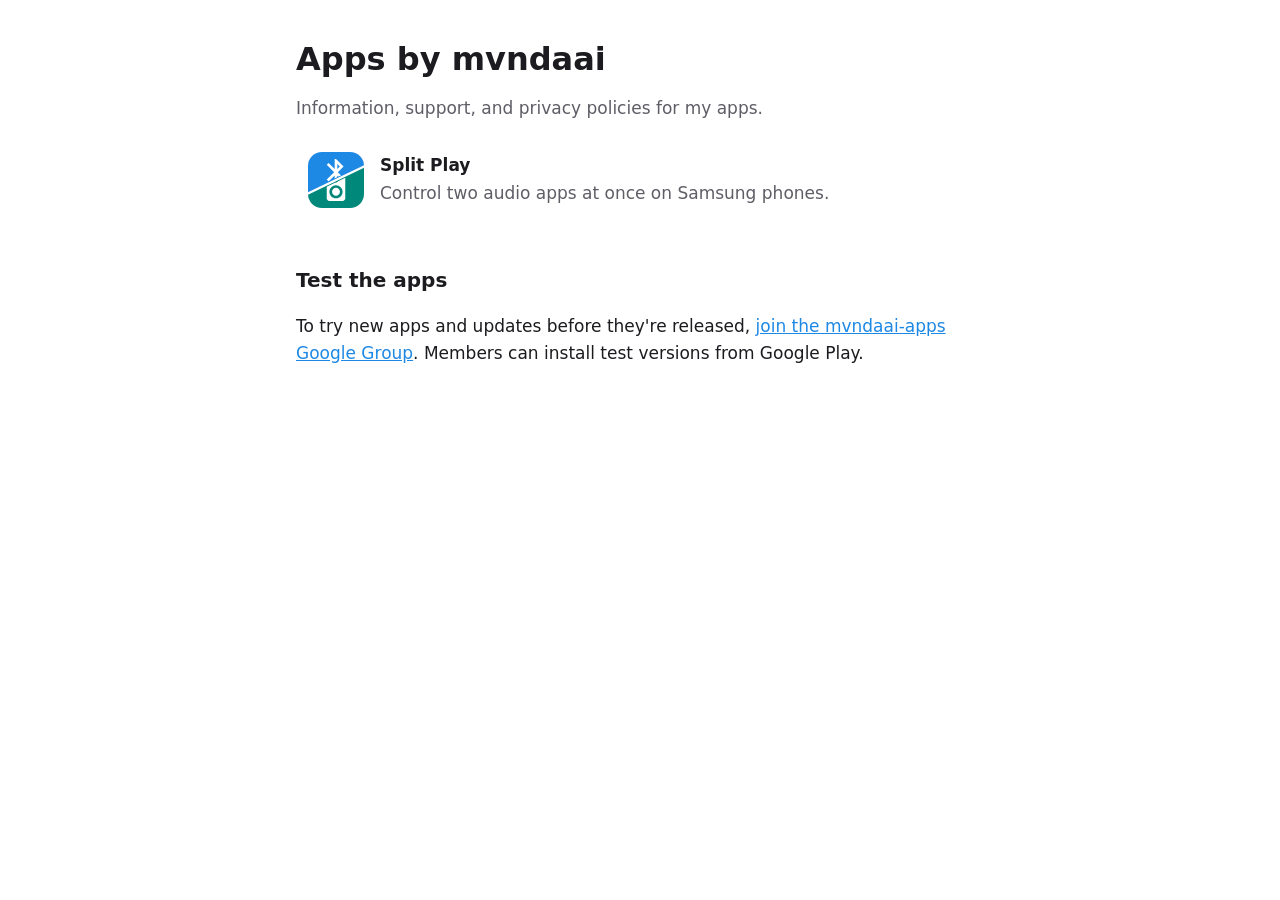
<file: index.html>
<!doctype html>
<html lang="en">
<head>
  <meta charset="utf-8">
  <meta name="viewport" content="width=device-width, initial-scale=1">
  <title>Apps by mvndaai</title>
  <link rel="stylesheet" href="style.css">
</head>
<body>
<main>
  <h1>Apps by mvndaai</h1>
  <p class="muted">Information, support, and privacy policies for my apps.</p>
  <ul class="app-list">
    <li>
      <a href="split-play/">
        <img src="split-play/icon.svg" alt="">
        <span><strong>Split Play</strong><span class="muted">Control two audio apps at once on Samsung phones.</span></span>
      </a>
    </li>
  </ul>

  <h2>Test the apps</h2>
  <p>To try new apps and updates before they're released, <a href="https://groups.google.com/g/mvndaai-apps">join the mvndaai-apps Google Group</a>. Members can install test versions from Google Play.</p>
</main>
</body>
</html>
</file>
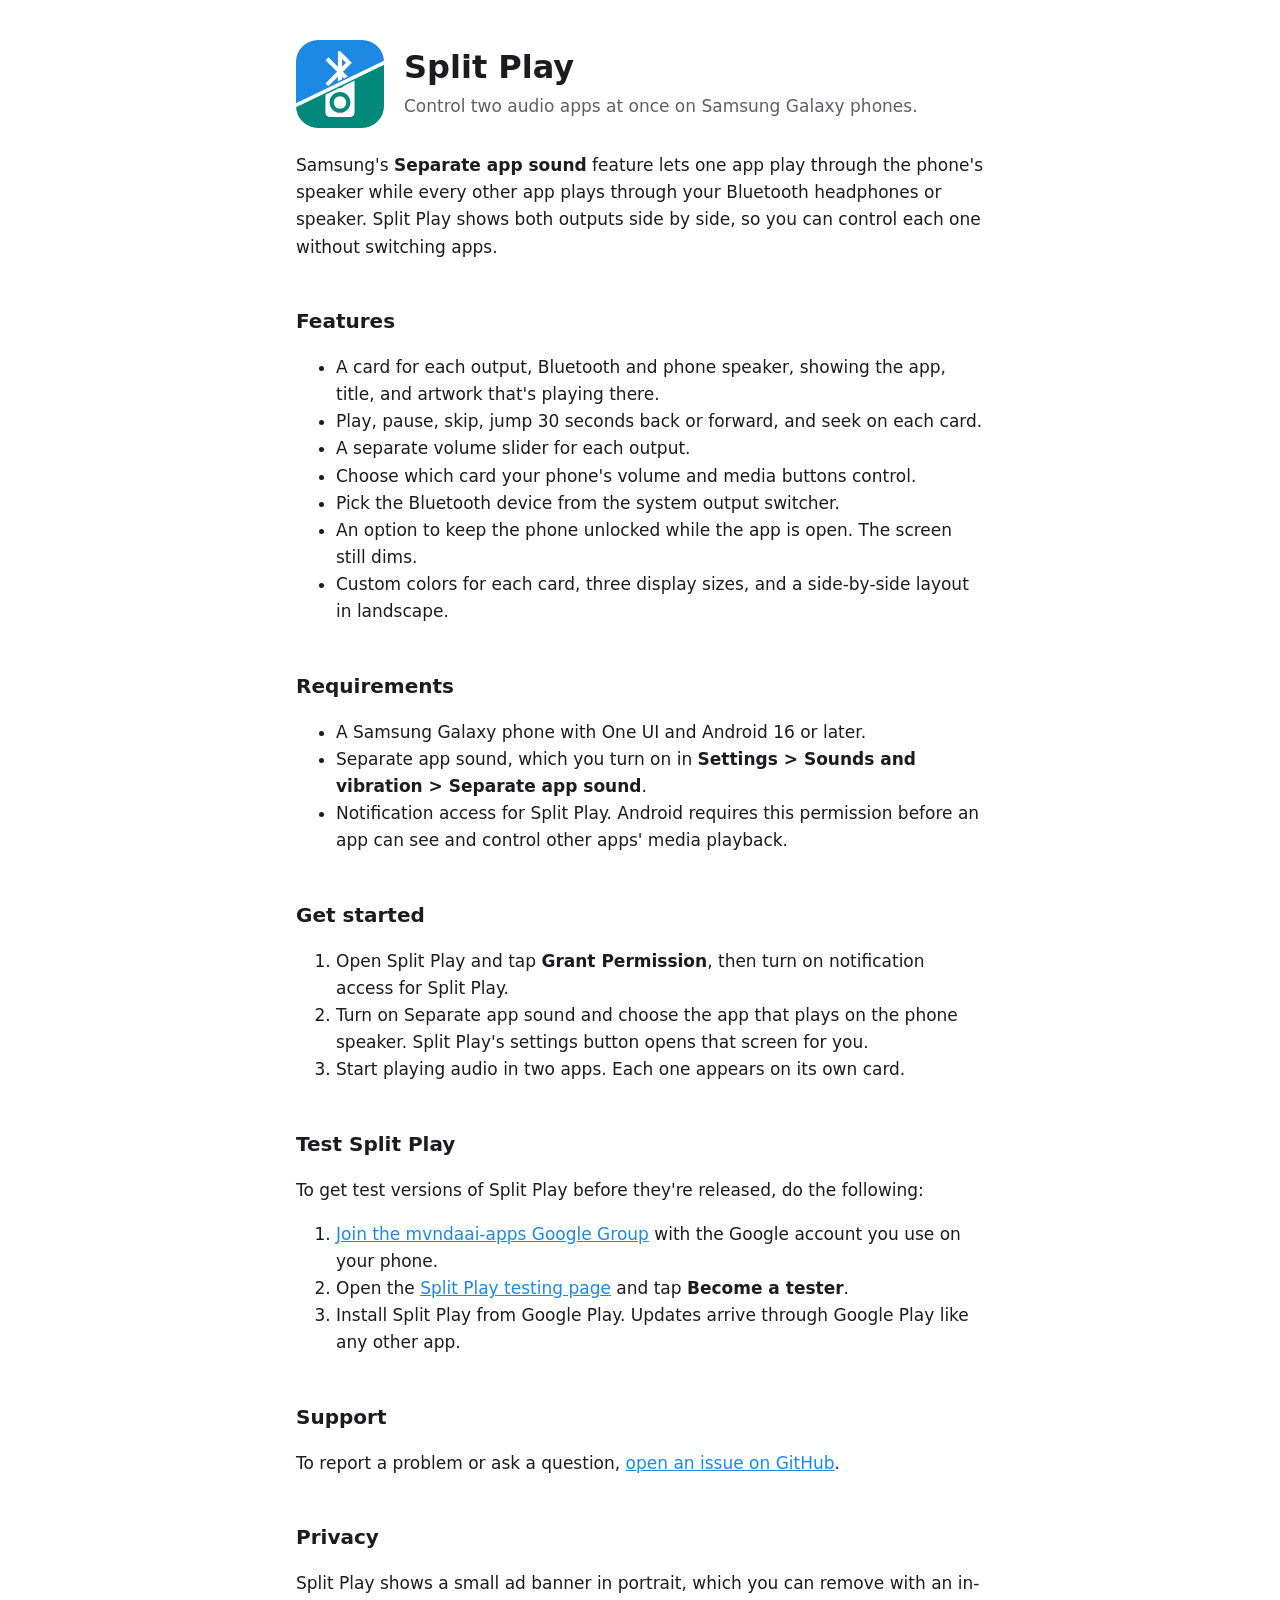
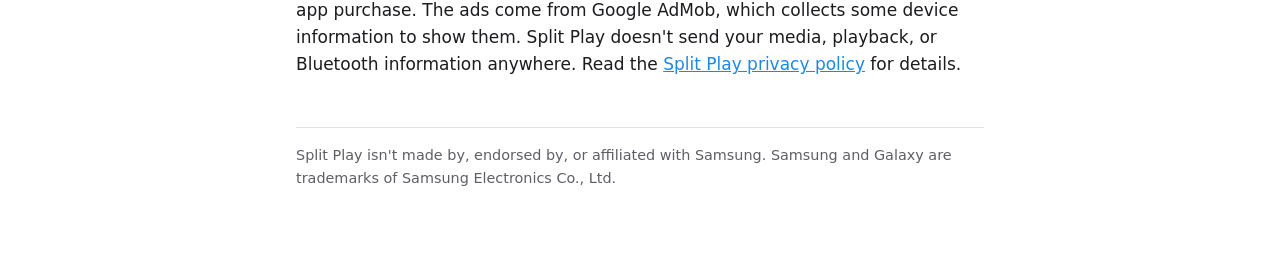
<file: split-play/index.html>
<!doctype html>
<html lang="en">
<head>
  <meta charset="utf-8">
  <meta name="viewport" content="width=device-width, initial-scale=1">
  <title>Split Play</title>
  <meta name="description" content="Control two audio apps at once with Separate app sound on Samsung Galaxy phones.">
  <link rel="icon" href="icon.svg" type="image/svg+xml">
  <link rel="stylesheet" href="../style.css">
</head>
<body>
<main>
  <div class="hero">
    <img src="icon.svg" alt="Split Play icon">
    <div>
      <h1>Split Play</h1>
      <p class="tagline">Control two audio apps at once on Samsung Galaxy phones.</p>
    </div>
  </div>

  <p>Samsung's <strong>Separate app sound</strong> feature lets one app play through the phone's speaker while every other app plays through your Bluetooth headphones or speaker. Split Play shows both outputs side by side, so you can control each one without switching apps.</p>

  <h2>Features</h2>
  <ul>
    <li>A card for each output, Bluetooth and phone speaker, showing the app, title, and artwork that's playing there.</li>
    <li>Play, pause, skip, jump 30 seconds back or forward, and seek on each card.</li>
    <li>A separate volume slider for each output.</li>
    <li>Choose which card your phone's volume and media buttons control.</li>
    <li>Pick the Bluetooth device from the system output switcher.</li>
    <li>An option to keep the phone unlocked while the app is open. The screen still dims.</li>
    <li>Custom colors for each card, three display sizes, and a side-by-side layout in landscape.</li>
  </ul>

  <h2>Requirements</h2>
  <ul>
    <li>A Samsung Galaxy phone with One UI and Android 16 or later.</li>
    <li>Separate app sound, which you turn on in <strong>Settings &gt; Sounds and vibration &gt; Separate app sound</strong>.</li>
    <li>Notification access for Split Play. Android requires this permission before an app can see and control other apps' media playback.</li>
  </ul>

  <h2>Get started</h2>
  <ol>
    <li>Open Split Play and tap <strong>Grant Permission</strong>, then turn on notification access for Split Play.</li>
    <li>Turn on Separate app sound and choose the app that plays on the phone speaker. Split Play's settings button opens that screen for you.</li>
    <li>Start playing audio in two apps. Each one appears on its own card.</li>
  </ol>

  <h2>Test Split Play</h2>
  <p>To get test versions of Split Play before they're released, do the following:</p>
  <ol>
    <li><a href="https://groups.google.com/g/mvndaai-apps">Join the mvndaai-apps Google Group</a> with the Google account you use on your phone.</li>
    <li>Open the <a href="https://play.google.com/apps/testing/com.mvndaai.splitplay">Split Play testing page</a> and tap <strong>Become a tester</strong>.</li>
    <li>Install Split Play from Google Play. Updates arrive through Google Play like any other app.</li>
  </ol>

  <h2>Support</h2>
  <p>To report a problem or ask a question, <a href="https://github.com/mvndaai/apps/issues">open an issue on GitHub</a>.</p>

  <h2>Privacy</h2>
  <p>Split Play shows a small ad banner in portrait, which you can remove with an in-app purchase. The ads come from Google AdMob, which collects some device information to show them. Split Play doesn't send your media, playback, or Bluetooth information anywhere. Read the <a href="privacy.html">Split Play privacy policy</a> for details.</p>

  <footer>
    Split Play isn't made by, endorsed by, or affiliated with Samsung. Samsung and Galaxy are trademarks of Samsung Electronics Co., Ltd.
  </footer>
</main>
</body>
</html>
</file>
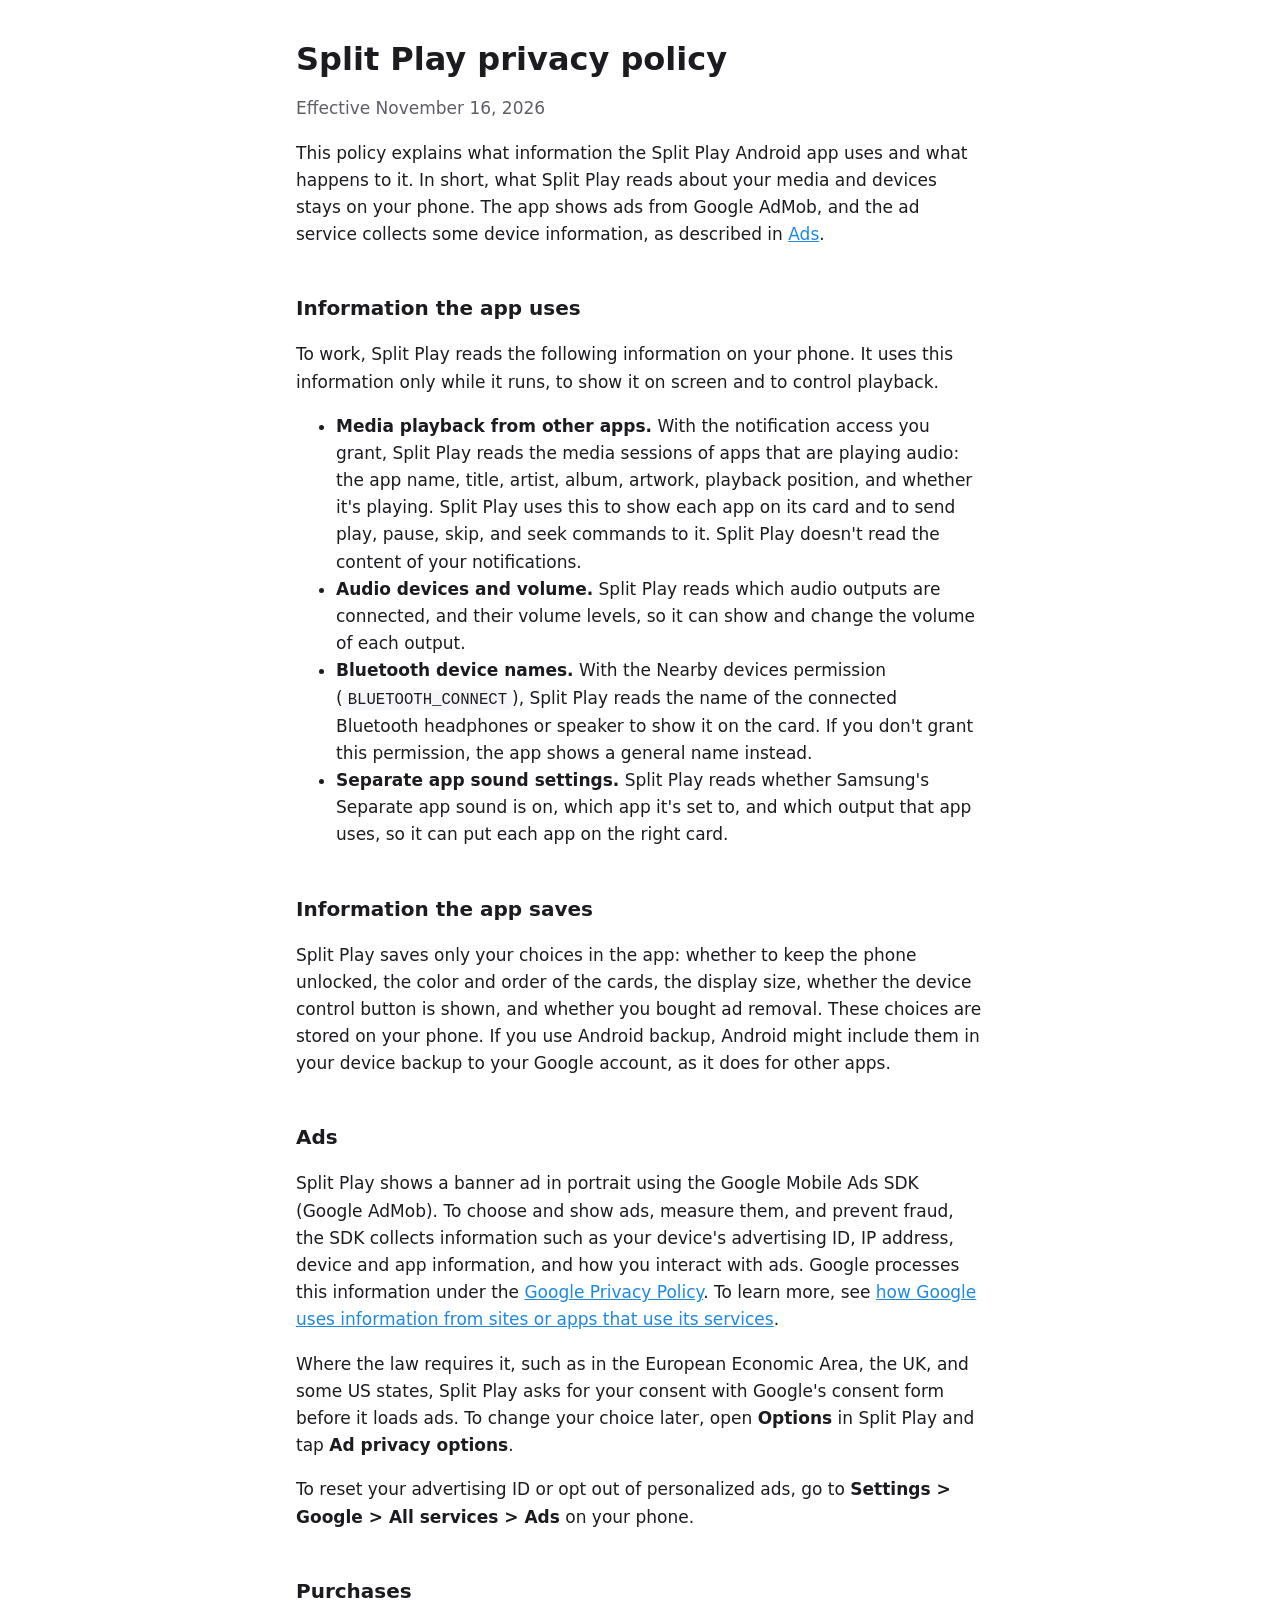
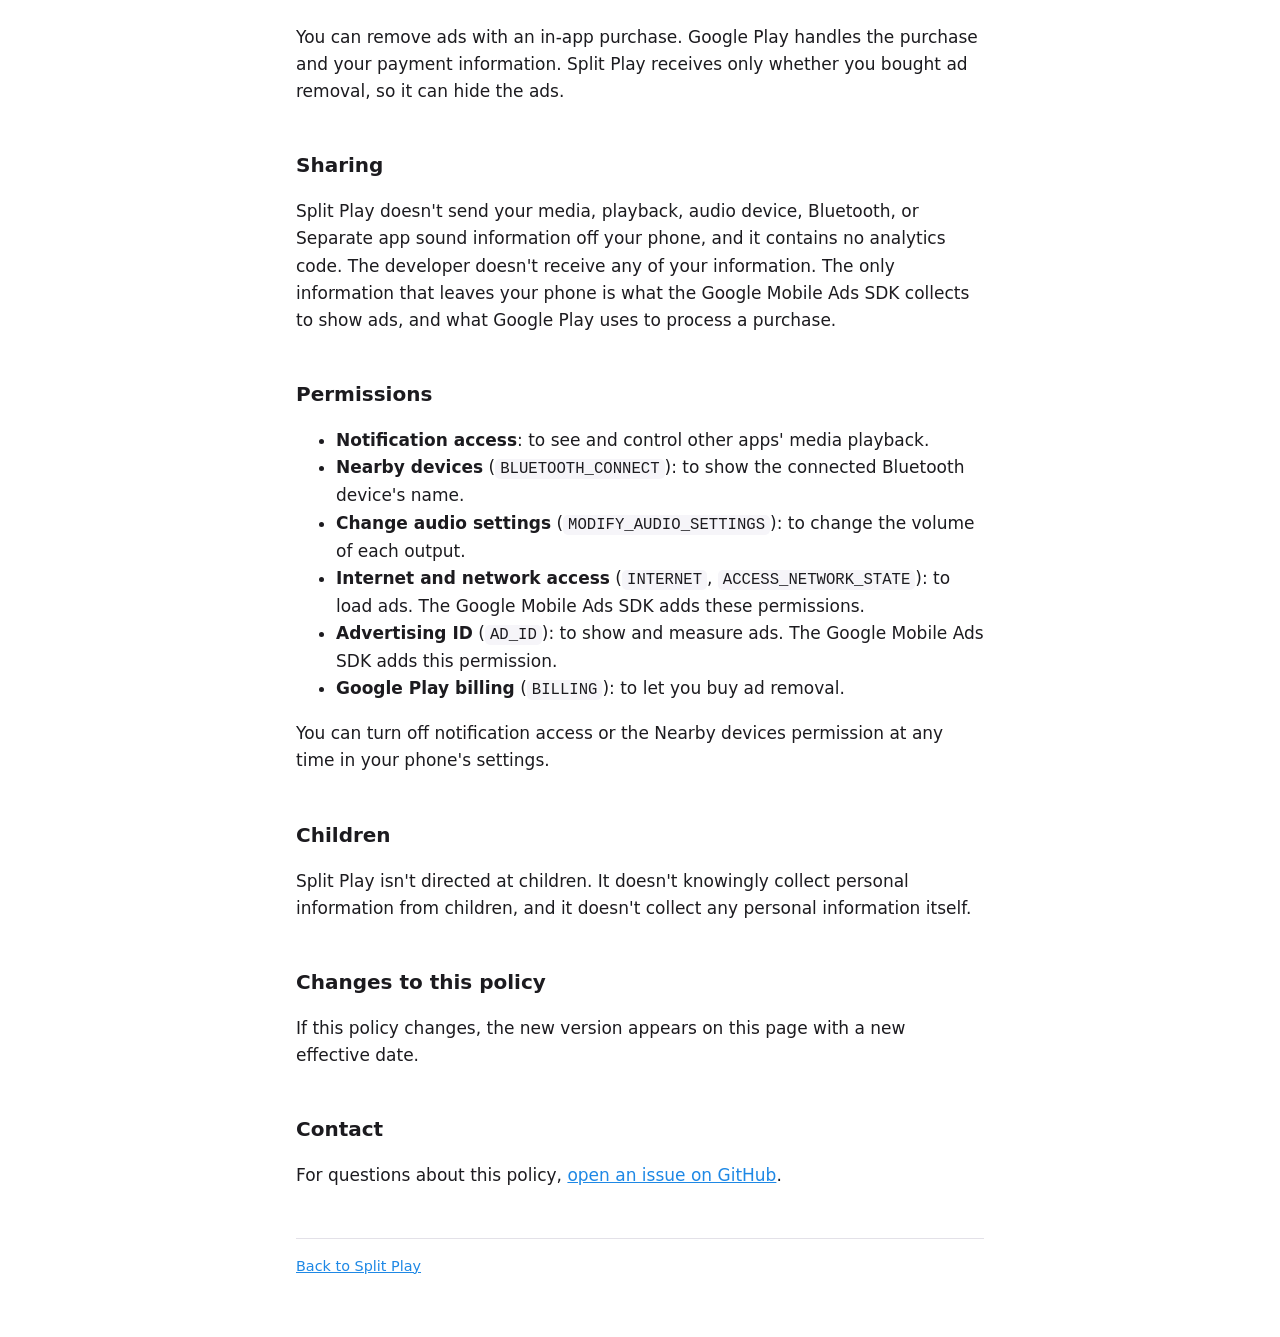
<file: split-play/privacy.html>
<!doctype html>
<html lang="en">
<head>
  <meta charset="utf-8">
  <meta name="viewport" content="width=device-width, initial-scale=1">
  <title>Split Play privacy policy</title>
  <link rel="icon" href="icon.svg" type="image/svg+xml">
  <link rel="stylesheet" href="../style.css">
</head>
<body>
<main>
  <h1>Split Play privacy policy</h1>
  <p class="muted">Effective November 16, 2026</p>

  <p>This policy explains what information the Split Play Android app uses and what happens to it. In short, what Split Play reads about your media and devices stays on your phone. The app shows ads from Google AdMob, and the ad service collects some device information, as described in <a href="#ads">Ads</a>.</p>

  <h2>Information the app uses</h2>
  <p>To work, Split Play reads the following information on your phone. It uses this information only while it runs, to show it on screen and to control playback.</p>
  <ul>
    <li><strong>Media playback from other apps.</strong> With the notification access you grant, Split Play reads the media sessions of apps that are playing audio: the app name, title, artist, album, artwork, playback position, and whether it's playing. Split Play uses this to show each app on its card and to send play, pause, skip, and seek commands to it. Split Play doesn't read the content of your notifications.</li>
    <li><strong>Audio devices and volume.</strong> Split Play reads which audio outputs are connected, and their volume levels, so it can show and change the volume of each output.</li>
    <li><strong>Bluetooth device names.</strong> With the Nearby devices permission (<code>BLUETOOTH_CONNECT</code>), Split Play reads the name of the connected Bluetooth headphones or speaker to show it on the card. If you don't grant this permission, the app shows a general name instead.</li>
    <li><strong>Separate app sound settings.</strong> Split Play reads whether Samsung's Separate app sound is on, which app it's set to, and which output that app uses, so it can put each app on the right card.</li>
  </ul>

  <h2>Information the app saves</h2>
  <p>Split Play saves only your choices in the app: whether to keep the phone unlocked, the color and order of the cards, the display size, whether the device control button is shown, and whether you bought ad removal. These choices are stored on your phone. If you use Android backup, Android might include them in your device backup to your Google account, as it does for other apps.</p>

  <h2 id="ads">Ads</h2>
  <p>Split Play shows a banner ad in portrait using the Google Mobile Ads SDK (Google AdMob). To choose and show ads, measure them, and prevent fraud, the SDK collects information such as your device's advertising ID, IP address, device and app information, and how you interact with ads. Google processes this information under the <a href="https://policies.google.com/privacy">Google Privacy Policy</a>. To learn more, see <a href="https://policies.google.com/technologies/partner-sites">how Google uses information from sites or apps that use its services</a>.</p>
  <p>Where the law requires it, such as in the European Economic Area, the UK, and some US states, Split Play asks for your consent with Google's consent form before it loads ads. To change your choice later, open <strong>Options</strong> in Split Play and tap <strong>Ad privacy options</strong>.</p>
  <p>To reset your advertising ID or opt out of personalized ads, go to <strong>Settings &gt; Google &gt; All services &gt; Ads</strong> on your phone.</p>

  <h2>Purchases</h2>
  <p>You can remove ads with an in-app purchase. Google Play handles the purchase and your payment information. Split Play receives only whether you bought ad removal, so it can hide the ads.</p>

  <h2>Sharing</h2>
  <p>Split Play doesn't send your media, playback, audio device, Bluetooth, or Separate app sound information off your phone, and it contains no analytics code. The developer doesn't receive any of your information. The only information that leaves your phone is what the Google Mobile Ads SDK collects to show ads, and what Google Play uses to process a purchase.</p>

  <h2>Permissions</h2>
  <ul>
    <li><strong>Notification access</strong>: to see and control other apps' media playback.</li>
    <li><strong>Nearby devices</strong> (<code>BLUETOOTH_CONNECT</code>): to show the connected Bluetooth device's name.</li>
    <li><strong>Change audio settings</strong> (<code>MODIFY_AUDIO_SETTINGS</code>): to change the volume of each output.</li>
    <li><strong>Internet and network access</strong> (<code>INTERNET</code>, <code>ACCESS_NETWORK_STATE</code>): to load ads. The Google Mobile Ads SDK adds these permissions.</li>
    <li><strong>Advertising ID</strong> (<code>AD_ID</code>): to show and measure ads. The Google Mobile Ads SDK adds this permission.</li>
    <li><strong>Google Play billing</strong> (<code>BILLING</code>): to let you buy ad removal.</li>
  </ul>
  <p>You can turn off notification access or the Nearby devices permission at any time in your phone's settings.</p>

  <h2>Children</h2>
  <p>Split Play isn't directed at children. It doesn't knowingly collect personal information from children, and it doesn't collect any personal information itself.</p>

  <h2>Changes to this policy</h2>
  <p>If this policy changes, the new version appears on this page with a new effective date.</p>

  <h2>Contact</h2>
  <p>For questions about this policy, <a href="https://github.com/mvndaai/apps/issues">open an issue on GitHub</a>.</p>

  <footer><a href="./">Back to Split Play</a></footer>
</main>
</body>
</html>
</file>
<file: style.css>
:root {
  --bg: #ffffff;
  --text: #1c1b1f;
  --muted: #5f5d66;
  --border: #e3e1e8;
  --accent: #1e88e5;
  --accent-2: #00897b;
  --card: #f6f5f9;
}
@media (prefers-color-scheme: dark) {
  :root {
    --bg: #18171c;
    --text: #e8e6ed;
    --muted: #a9a6b2;
    --border: #34323b;
    --accent: #64b5f6;
    --accent-2: #4db6ac;
    --card: #222128;
  }
}
* { box-sizing: border-box; }
body {
  margin: 0;
  background: var(--bg);
  color: var(--text);
  font: 17px/1.6 system-ui, -apple-system, "Segoe UI", Roboto, sans-serif;
}
main { max-width: 720px; margin: 0 auto; padding: 40px 16px 64px; }
a { color: var(--accent); }
h1 { font-size: 2rem; line-height: 1.2; margin: 0; }
h2 { font-size: 1.25rem; margin: 2.2em 0 0.4em; }
p, li { color: var(--text); }
.muted { color: var(--muted); }
.hero { display: flex; align-items: center; gap: 20px; margin-bottom: 24px; }
.hero img { width: 88px; height: 88px; border-radius: 22px; flex: none; }
.tagline { margin: 6px 0 0; color: var(--muted); }
.card {
  background: var(--card);
  border: 1px solid var(--border);
  border-radius: 16px;
  padding: 4px 20px;
  margin: 20px 0;
}
.app-list { list-style: none; padding: 0; }
.app-list li a {
  display: flex; align-items: center; gap: 16px;
  padding: 12px; border-radius: 14px; text-decoration: none; color: var(--text);
}
.app-list li a:hover { background: var(--card); }
.app-list img { width: 56px; height: 56px; border-radius: 14px; }
.app-list strong { display: block; }
footer { margin-top: 48px; padding-top: 16px; border-top: 1px solid var(--border); font-size: 0.9rem; color: var(--muted); }
code { font-size: 0.92em; background: var(--card); padding: 1px 5px; border-radius: 5px; }
</file>
